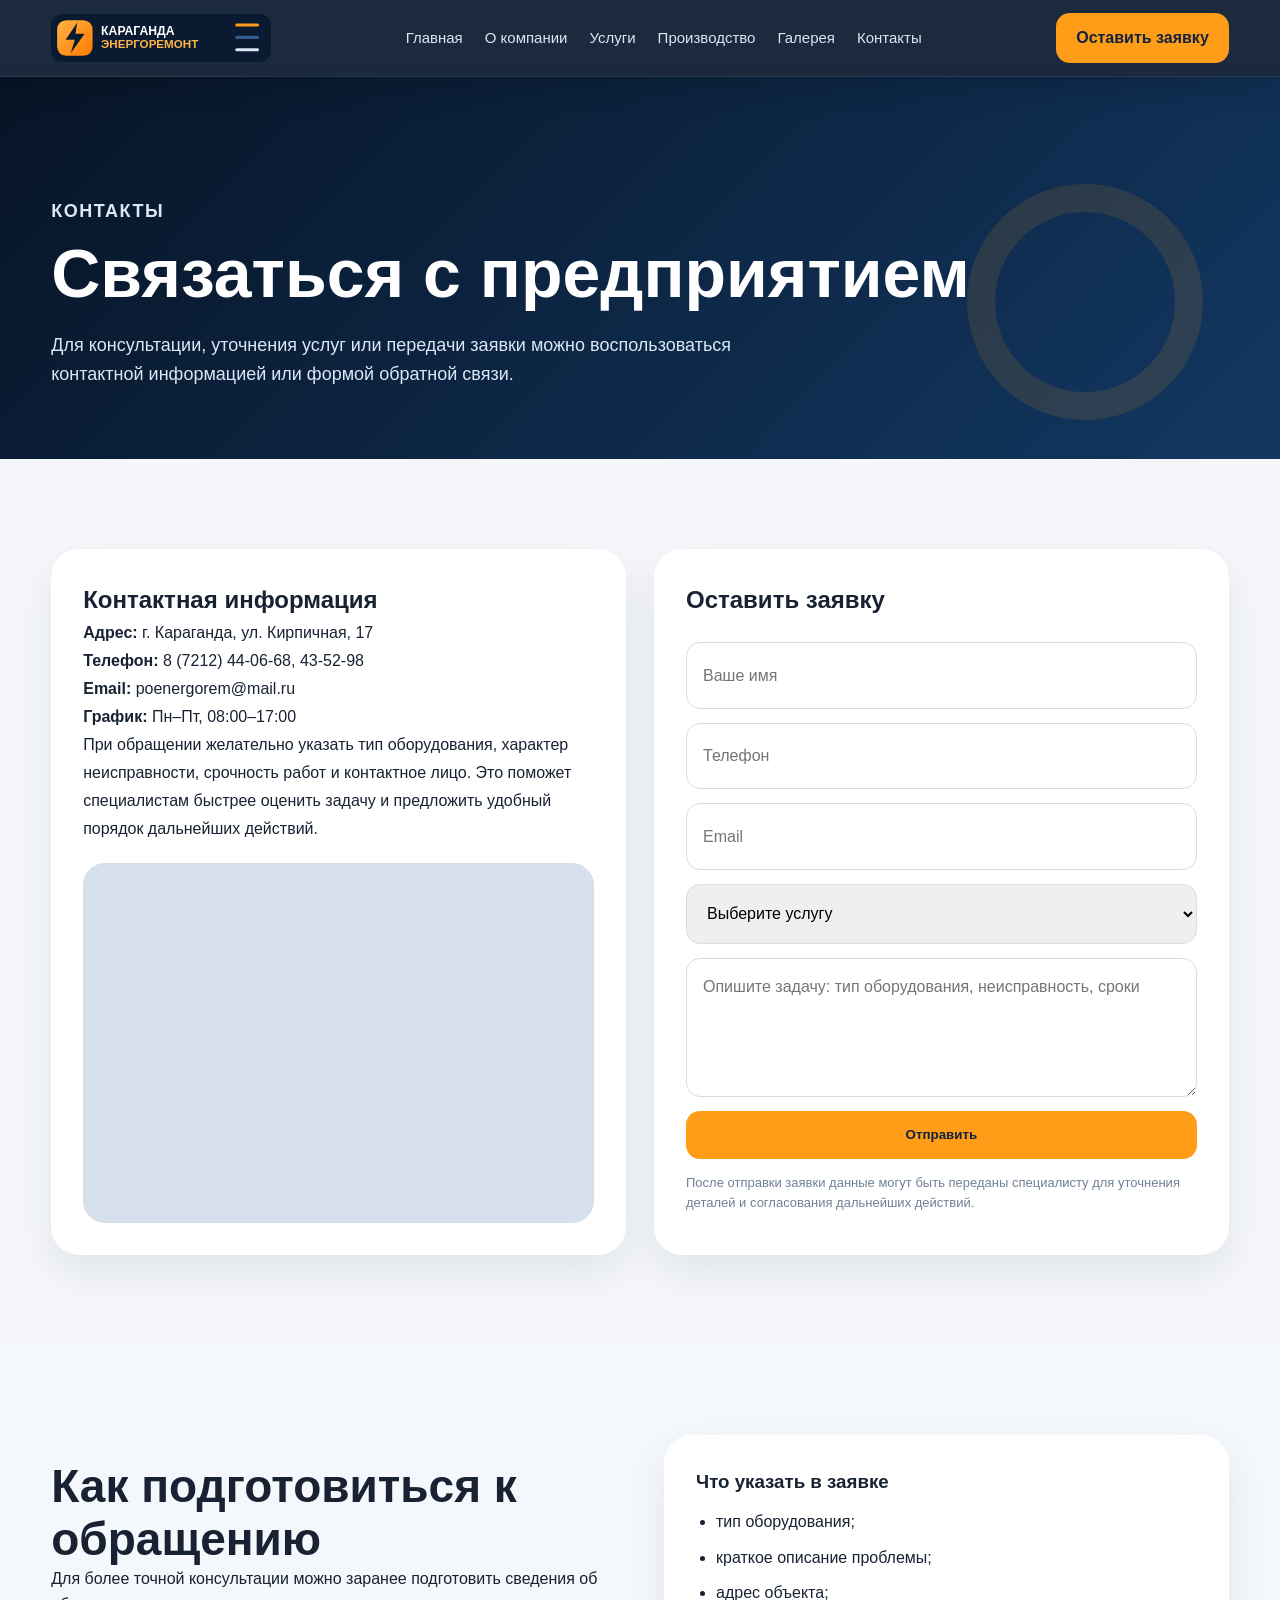
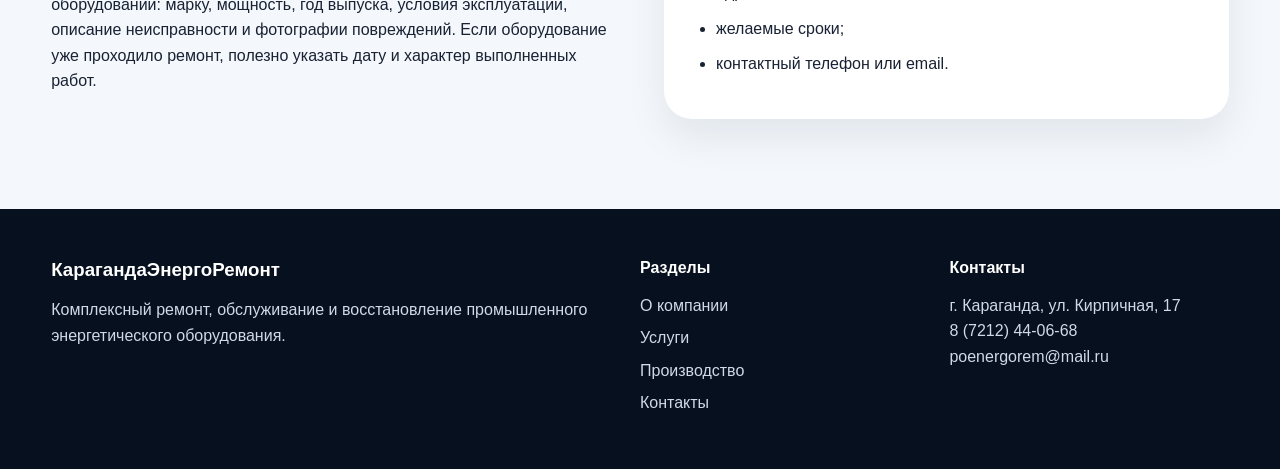
<file: contacts.html>
<!DOCTYPE html>
<html lang="ru">
<head>
  <meta charset="UTF-8" />
  <meta name="viewport" content="width=device-width, initial-scale=1.0" />
  <title>Контакты — КарагандаЭнергоРемонт</title>
  <link rel="stylesheet" href="style.css" />
  <script defer src="script.js"></script>
</head>
<body>
  <header class="header">
    <div class="container nav">
      <a href="index.html" class="logo"><img src="assets/logo.svg" alt="КарагандаЭнергоРемонт"></a>
      <button class="burger" id="burger">☰</button>
      <nav class="menu" id="menu">
        <a href="index.html">Главная</a>
        <a href="about.html">О компании</a>
        <a href="services.html">Услуги</a>
        <a href="production.html">Производство</a>
        <a href="gallery.html">Галерея</a>
        <a href="contacts.html">Контакты</a>
      </nav>
      <a href="contacts.html" class="nav-btn">Оставить заявку</a>
    </div>
  </header>
  <main>
    <section class="page-hero"><div class="container reveal"><p class="eyebrow">Контакты</p><h1>Связаться с предприятием</h1><p>Для консультации, уточнения услуг или передачи заявки можно воспользоваться контактной информацией или формой обратной связи.</p></div></section>
    <section class="section"><div class="container contact-grid"><div class="contact-card reveal"><h2>Контактная информация</h2><p><b>Адрес:</b> г. Караганда, ул. Кирпичная, 17</p><p><b>Телефон:</b> 8 (7212) 44-06-68, 43-52-98</p><p><b>Email:</b> poenergorem@mail.ru</p><p><b>График:</b> Пн–Пт, 08:00–17:00</p><p>При обращении желательно указать тип оборудования, характер неисправности, срочность работ и контактное лицо. Это поможет специалистам быстрее оценить задачу и предложить удобный порядок дальнейших действий.</p><div class="map"><iframe class="map-frame" src="https://www.google.com/maps?q=%D0%9A%D0%B0%D1%80%D0%B0%D0%B3%D0%B0%D0%BD%D0%B4%D0%B0%2C%20%D1%83%D0%BB.%20%D0%9A%D0%B8%D1%80%D0%BF%D0%B8%D1%87%D0%BD%D0%B0%D1%8F%2C%2017&output=embed" loading="lazy" referrerpolicy="no-referrer-when-downgrade"></iframe></div></div>
    <form class="form reveal delay-1"><h2>Оставить заявку</h2><input type="text" placeholder="Ваше имя" required><input type="tel" placeholder="Телефон" required><input type="email" placeholder="Email"><select><option>Выберите услугу</option><option>Ремонт трансформатора</option><option>Ремонт электродвигателя</option><option>Электроиспытания</option><option>Металлоконструкции</option></select><textarea placeholder="Опишите задачу: тип оборудования, неисправность, сроки"></textarea><button class="btn primary" type="submit">Отправить</button><p class="form-note">После отправки заявки данные могут быть переданы специалисту для уточнения деталей и согласования дальнейших действий.</p></form></div></section>
    <section class="section gray"><div class="container split"><div class="reveal"><h2>Как подготовиться к обращению</h2><p>Для более точной консультации можно заранее подготовить сведения об оборудовании: марку, мощность, год выпуска, условия эксплуатации, описание неисправности и фотографии повреждений. Если оборудование уже проходило ремонт, полезно указать дату и характер выполненных работ.</p></div><div class="info-panel reveal delay-1"><h3>Что указать в заявке</h3><ul><li>тип оборудования;</li><li>краткое описание проблемы;</li><li>адрес объекта;</li><li>желаемые сроки;</li><li>контактный телефон или email.</li></ul></div></div></section>
  </main>
  <footer class="footer">
    <div class="container footer-grid">
      <div><h3>КарагандаЭнергоРемонт</h3><p>Комплексный ремонт, обслуживание и восстановление промышленного энергетического оборудования.</p></div>
      <div><h4>Разделы</h4><a href="about.html">О компании</a><a href="services.html">Услуги</a><a href="production.html">Производство</a><a href="contacts.html">Контакты</a></div>
      <div><h4>Контакты</h4><p>г. Караганда, ул. Кирпичная, 17</p><p>8 (7212) 44-06-68</p><p>poenergorem@mail.ru</p></div>
    </div>
  </footer>
</body>
</html>
</file>
<file: style.css>
*{box-sizing:border-box;margin:0;padding:0}html{scroll-behavior:smooth}body{font-family:Arial,Helvetica,sans-serif;background:#f4f6f9;color:#182233;line-height:1.6}.container{width:min(1180px,92%);margin:auto}.header{position:sticky;top:0;z-index:100;background:rgba(9,24,46,.92);backdrop-filter:blur(14px);border-bottom:1px solid rgba(255,255,255,.08)}.nav{height:76px;display:flex;align-items:center;justify-content:space-between;gap:20px}.logo{display:flex;align-items:center;gap:12px;color:white;text-decoration:none}.logo span{width:44px;height:44px;border-radius:12px;background:linear-gradient(135deg,#ff8a00,#ffb547);display:grid;place-items:center;color:#0b1c33;font-weight:900}.logo b{font-size:16px}.menu{display:flex;gap:22px}.menu a{color:#dbe6f5;text-decoration:none;font-size:15px;transition:.3s}.menu a:hover{color:#ffad32}.nav-btn,.btn{display:inline-flex;align-items:center;justify-content:center;border-radius:14px;padding:12px 20px;text-decoration:none;font-weight:700;transition:.3s;border:0;cursor:pointer}.nav-btn,.primary{background:#ff9d18;color:#11233d}.secondary{border:1px solid #d7e1ee;color:white}.btn:hover,.nav-btn:hover{transform:translateY(-3px);box-shadow:0 16px 32px rgba(255,157,24,.25)}.burger{display:none;background:none;border:0;color:white;font-size:28px}.hero{min-height:680px;background:radial-gradient(circle at 75% 30%,rgba(255,157,24,.25),transparent 30%),linear-gradient(135deg,#071426,#16365e);color:white;display:flex;align-items:center;overflow:hidden}.hero-grid{display:grid;grid-template-columns:1.1fr .9fr;gap:50px;align-items:center}.eyebrow{color:#ff9d18;font-weight:800;text-transform:uppercase;letter-spacing:1.5px;font-size:13px;margin-bottom:12px}.hero h1,.page-hero h1{font-size:clamp(36px,6vw,68px);line-height:1.05;margin-bottom:22px}.hero p,.page-hero p{font-size:18px;color:#dce7f5;max-width:720px}.hero-actions{display:flex;gap:16px;margin-top:34px;flex-wrap:wrap}.hero-card{background:rgba(255,255,255,.1);border:1px solid rgba(255,255,255,.18);border-radius:32px;padding:34px;box-shadow:0 30px 80px rgba(0,0,0,.3);position:relative}.status-dot{width:14px;height:14px;background:#2cff8f;border-radius:50%;box-shadow:0 0 0 10px rgba(44,255,143,.1);margin-bottom:24px}.hero-card h3{font-size:30px;margin-bottom:14px}.hero-stats{display:grid;grid-template-columns:1fr 1fr;gap:18px;margin-top:30px}.hero-stats div{background:rgba(255,255,255,.12);border-radius:20px;padding:20px}.hero-stats b{display:block;font-size:26px;color:#ffb547}.hero-stats span{font-size:13px;color:#dce7f5}.section{padding:90px 0}.section-title{text-align:center;max-width:760px;margin:0 auto 46px}.section-title h2,.split h2,.cta h2{font-size:clamp(30px,4vw,46px);line-height:1.15}.cards{display:grid;grid-template-columns:repeat(4,1fr);gap:22px}.card{background:white;border-radius:26px;padding:30px;border:1px solid #e1e7ef;box-shadow:0 14px 35px rgba(15,35,65,.08);transition:.35s}.card:hover{transform:translateY(-10px);box-shadow:0 25px 45px rgba(15,35,65,.14)}.icon{font-size:34px;display:block;margin-bottom:18px}.card h3{font-size:21px;margin-bottom:12px}.dark{background:#071426;color:white}.dark p{color:#c9d6e8}.split{display:grid;grid-template-columns:1fr 1fr;gap:48px;align-items:center}.features{display:grid;grid-template-columns:1fr 1fr;gap:18px}.features div{background:rgba(255,255,255,.08);border:1px solid rgba(255,255,255,.12);border-radius:22px;padding:24px}.features b{display:block;color:#ff9d18;font-size:30px}.cta{text-align:center;background:linear-gradient(135deg,#102b4e,#1b4e7a);color:white;border-radius:34px;padding:60px;box-shadow:0 25px 60px rgba(16,43,78,.25)}.cta p{margin:14px auto 28px;color:#dce7f5}.footer{background:#06101e;color:#cfd9e8;padding:46px 0}.footer-grid{display:grid;grid-template-columns:2fr 1fr 1fr;gap:30px}.footer h3,.footer h4{color:white;margin-bottom:12px}.footer a{display:block;color:#cfd9e8;text-decoration:none;margin:7px 0}.page-hero{padding:120px 0 70px;background:linear-gradient(135deg,#071426,#123862);color:white}.info-panel,.contact-card,.form{background:white;border-radius:28px;padding:32px;box-shadow:0 18px 40px rgba(15,35,65,.08)}.info-panel ul{padding-left:20px;margin-top:12px}.gray{background:#eaf0f7}.timeline{display:grid;grid-template-columns:repeat(4,1fr);gap:20px}.step{background:white;border-radius:24px;padding:26px}.step b,.service span{color:#ff9d18;font-size:32px}.service-list{display:grid;gap:18px}.service{display:grid;grid-template-columns:90px 1fr;gap:18px;background:white;border-radius:24px;padding:28px;border-left:5px solid #ff9d18;box-shadow:0 14px 35px rgba(15,35,65,.08)}.quote{font-size:28px;font-weight:800;color:#ffb547}.gallery{display:grid;grid-template-columns:repeat(3,1fr);gap:22px}.photo{height:240px;border-radius:26px;background:linear-gradient(135deg,#c4cfda,#7b8798);display:grid;place-items:center;color:white;font-size:22px;font-weight:800;box-shadow:inset 0 0 0 1px rgba(255,255,255,.3)}.contact-grid{display:grid;grid-template-columns:1fr 1fr;gap:28px}.map{height:250px;border-radius:22px;background:#d7e1ee;display:grid;place-items:center;margin-top:20px;color:#526273;text-align:center;padding:20px}.form{display:grid;gap:14px}.form input,.form select,.form textarea{width:100%;padding:15px 16px;border:1px solid #d4dde8;border-radius:14px;font:inherit}.form textarea{min-height:130px;resize:vertical}.form-note{font-size:13px;color:#718095}.reveal{opacity:0;transform:translateY(35px);transition:all .8s ease}.reveal.active{opacity:1;transform:translateY(0)}.delay-1{transition-delay:.12s}.delay-2{transition-delay:.24s}.delay-3{transition-delay:.36s}@media(max-width:900px){.burger{display:block}.menu{position:absolute;top:76px;left:0;right:0;background:#071426;display:none;flex-direction:column;padding:22px;width:100%}.menu.open{display:flex}.nav-btn{display:none}.hero-grid,.split,.contact-grid{grid-template-columns:1fr}.cards,.timeline,.gallery{grid-template-columns:1fr 1fr}.hero{padding:80px 0}.footer-grid{grid-template-columns:1fr}}@media(max-width:560px){.cards,.timeline,.gallery{grid-template-columns:1fr}.service{grid-template-columns:1fr}.hero-actions{flex-direction:column}.cta{padding:36px 22px}.logo b{font-size:13px}.nav{height:68px}.menu{top:68px}.section{padding:60px 0}}

.logo img{width:220px;height:auto;display:block}.hero-visual{position:relative;border-radius:34px;overflow:hidden;box-shadow:0 35px 90px rgba(0,0,0,.35);border:1px solid rgba(255,255,255,.18)}.hero-visual img,.image-card img,.photo-card img{width:100%;display:block}.floating-badge{position:absolute;left:24px;bottom:24px;background:rgba(7,20,38,.88);backdrop-filter:blur(10px);border:1px solid rgba(255,255,255,.15);border-radius:20px;padding:16px 20px;color:white;box-shadow:0 20px 50px rgba(0,0,0,.25)}.floating-badge b{display:block;color:#ffb547;font-size:28px}.floating-badge span{font-size:13px;color:#dce7f5}.image-card{border-radius:30px;overflow:hidden;box-shadow:0 25px 60px rgba(15,35,65,.16);background:white;border:1px solid #dfe8f2}.media-section h2{font-size:clamp(30px,4vw,46px);line-height:1.15;margin-bottom:16px}.real-gallery{align-items:stretch}.photo-card{background:white;border-radius:26px;overflow:hidden;box-shadow:0 18px 40px rgba(15,35,65,.10);border:1px solid #e1e7ef;transition:.35s}.photo-card:hover{transform:translateY(-8px);box-shadow:0 28px 55px rgba(15,35,65,.16)}.photo-card figcaption{padding:18px 20px;font-weight:800;color:#182233}.photo-card img{aspect-ratio:16/10;object-fit:cover}.header{box-shadow:0 10px 30px rgba(0,0,0,.15)}
@media(max-width:560px){.logo img{width:170px}.floating-badge{left:14px;bottom:14px;padding:12px 14px}.floating-badge b{font-size:22px}}

.hero-visual img{height:460px;object-fit:cover;filter:saturate(1.05) contrast(1.03)}
.image-card img{height:390px;object-fit:cover}
.map{height:360px;overflow:hidden;padding:0;background:#d7e1ee;border:1px solid #d4dde8}
.map-frame{width:100%;height:100%;border:0;display:block}
.service{position:relative;overflow:hidden}.service:after{content:"";position:absolute;right:-70px;top:-70px;width:170px;height:170px;background:rgba(255,157,24,.08);border-radius:50%}
.page-hero{position:relative;overflow:hidden}.page-hero:after{content:"";position:absolute;right:6%;top:28%;width:180px;height:180px;border:28px solid rgba(255,157,24,.12);border-radius:50%}
@media(max-width:560px){.hero-visual img,.image-card img{height:260px}.map{height:300px}}

.section-title p{max-width:760px;margin:10px auto 0;color:#5b667a;line-height:1.7}.contact-card p{line-height:1.75}.service p{line-height:1.75}.hero-text p{line-height:1.8}.photo-card img{min-height:260px;object-fit:cover}.map-frame{width:100%;height:360px;border:0;border-radius:18px}.gray{background:#f4f7fb}.info-panel li{margin-bottom:10px;line-height:1.6}
</file>
